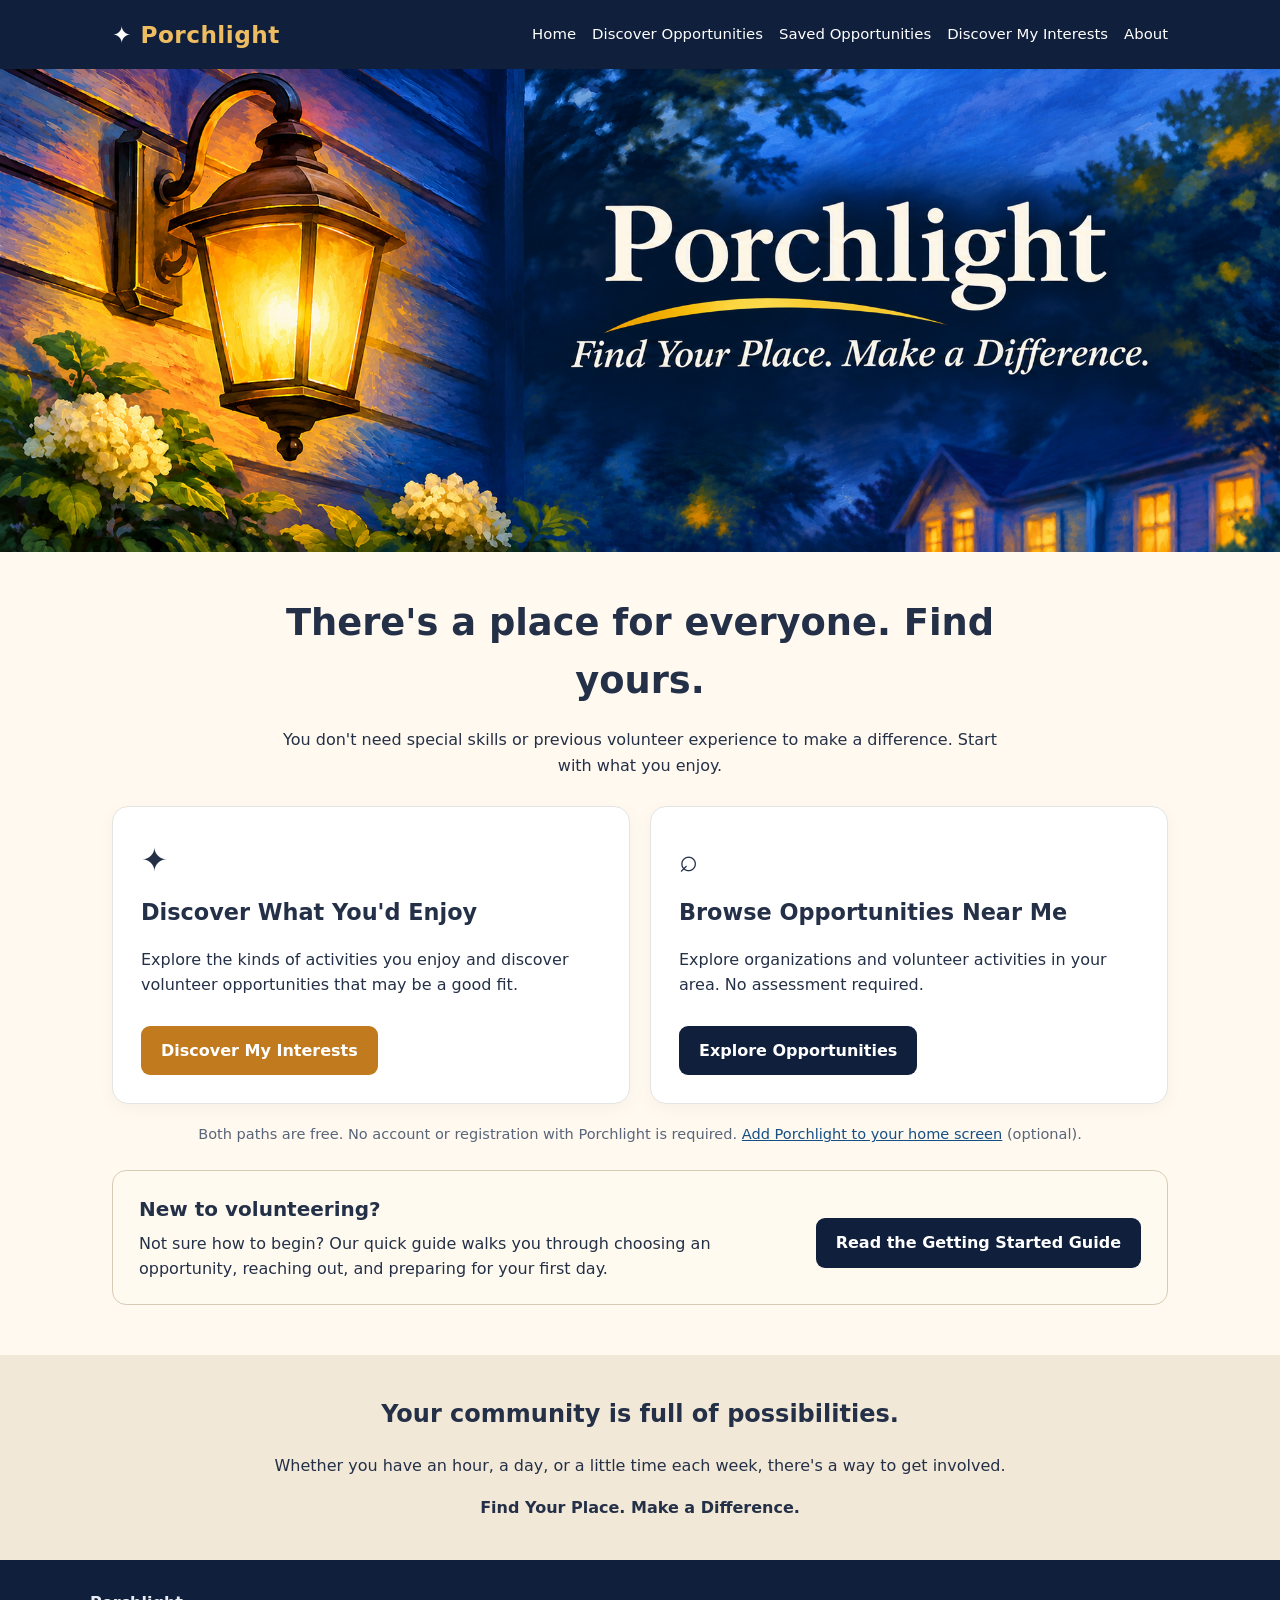
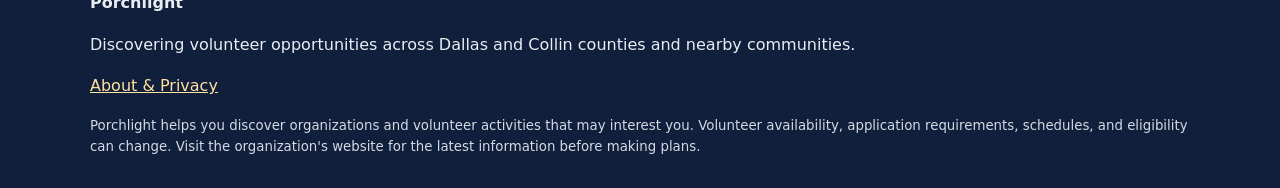
<file: index.html>
<!doctype html><html lang="en"><head><meta charset="utf-8"><meta name="viewport" content="width=device-width,initial-scale=1"><meta name="description" content="Porchlight helps people discover volunteer activities in Dallas and Collin counties that connect with their interests."><title>Porchlight | Find Your Place. Make a Difference.</title><link rel="stylesheet" href="css/styles.css"><meta name="theme-color" content="#0c254d"><link rel="manifest" href="manifest.webmanifest?v=2"><link rel="icon" type="image/png" href="images/favicon-48.png?v=2"><link rel="apple-touch-icon" sizes="180x180" href="images/apple-touch-icon.png?v=2"><meta name="apple-mobile-web-app-capable" content="yes"><meta name="apple-mobile-web-app-title" content="Porchlight"></head><body><a class="skip" href="#main">Skip to content</a><header class="top"><nav class="nav" aria-label="Main navigation"><a class="brand" href="index.html">✦ <span>Porchlight</span></a><div class="links"><a href="index.html">Home</a><a href="discover.html">Discover Opportunities</a><a href="saved.html">Saved Opportunities</a><a href="assessment.html">Discover My Interests</a><a href="about.html">About</a></div></nav></header><main id="main"><section class="hero hero-art"><div class="hero-art-inner"><img src="images/porchlight-painterly-banner.png" alt="Porchlight. Find Your Place. Make a Difference. A warmly glowing porch lantern at dusk." width="2048" height="768"></div></section><section class="wrap"><div class="intro"><h1>There's a place for everyone. Find yours.</h1><p>You don't need special skills or previous volunteer experience to make a difference. Start with what you enjoy.</p></div><div class="choices"><article class="choice"><div class="symbol" aria-hidden="true">✦</div><h3>Discover What You'd Enjoy</h3><p>Explore the kinds of activities you enjoy and discover volunteer opportunities that may be a good fit.</p><a class="button gold" href="assessment.html">Discover My Interests</a></article><article class="choice"><div class="symbol" aria-hidden="true">⌕</div><h3>Browse Opportunities Near Me</h3><p>Explore organizations and volunteer activities in your area. No assessment required.</p><a class="button" href="discover.html">Explore Opportunities</a></article></div><p class="note">Both paths are free. No account or registration with Porchlight is required. <a href="about.html#install">Add Porchlight to your home screen</a> (optional).</p><aside class="starter-invite" aria-labelledby="starter-title"><div><h2 id="starter-title">New to volunteering?</h2><p>Not sure how to begin? Our quick guide walks you through choosing an opportunity, reaching out, and preparing for your first day.</p></div><a class="button" href="getting-started.html">Read the Getting Started Guide</a></aside></section><section class="closing"><h2>Your community is full of possibilities.</h2><p>Whether you have an hour, a day, or a little time each week, there's a way to get involved.</p><strong>Find Your Place. Make a Difference.</strong></section></main><footer class="footer"><div class="footer-inner"><strong>Porchlight</strong><p>Discovering volunteer opportunities across Dallas and Collin counties and nearby communities.</p><p><a href="about.html">About &amp; Privacy</a></p><small>Porchlight helps you discover organizations and volunteer activities that may interest you. Volunteer availability, application requirements, schedules, and eligibility can change. Visit the organization's website for the latest information before making plans.</small></div></footer><script src="js/navigation.js"></script><script src="js/pwa.js" defer></script></body></html>
</file>
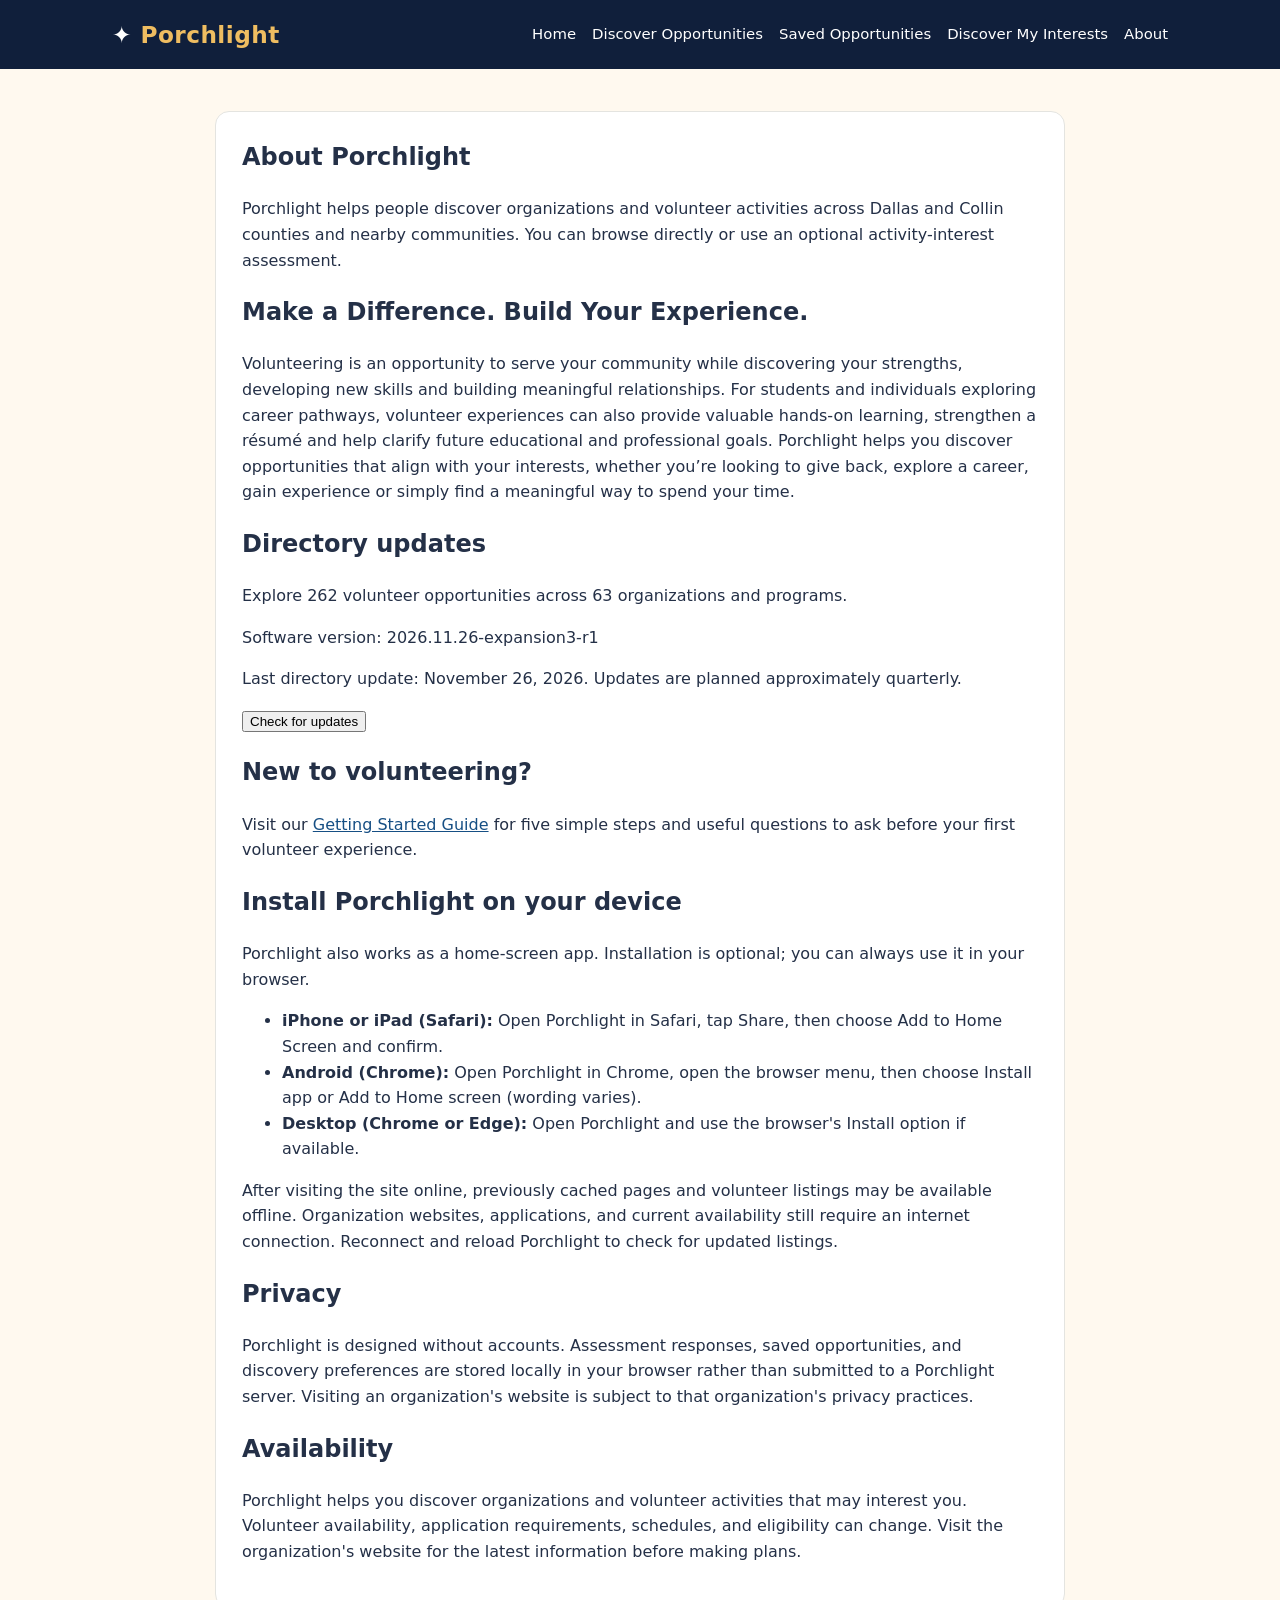
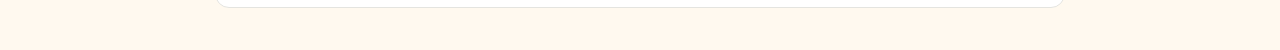
<file: about.html>
<!doctype html><html lang="en"><head><meta charset="utf-8"><meta name="viewport" content="width=device-width,initial-scale=1"><title>About & Privacy | Porchlight</title><link rel="stylesheet" href="css/styles.css"><meta name="theme-color" content="#0c254d"><link rel="manifest" href="manifest.webmanifest?v=2"><link rel="icon" type="image/png" href="images/favicon-48.png?v=2"><link rel="apple-touch-icon" sizes="180x180" href="images/apple-touch-icon.png?v=2"><meta name="apple-mobile-web-app-capable" content="yes"><meta name="apple-mobile-web-app-title" content="Porchlight"></head><body><a class="skip" href="#main">Skip to content</a><header class="top"><nav class="nav" aria-label="Main navigation"><a class="brand" href="index.html">✦ <span>Porchlight</span></a><div class="links"><a href="index.html">Home</a><a href="discover.html">Discover Opportunities</a><a href="saved.html">Saved Opportunities</a><a href="assessment.html">Discover My Interests</a><a href="about.html">About</a></div></nav></header><main id="main" class="wrap"><section class="panel"><h1>About Porchlight</h1><p>Porchlight helps people discover organizations and volunteer activities across Dallas and Collin counties and nearby communities. You can browse directly or use an optional activity-interest assessment.</p><h2>Make a Difference. Build Your Experience.</h2><p>Volunteering is an opportunity to serve your community while discovering your strengths, developing new skills and building meaningful relationships. For students and individuals exploring career pathways, volunteer experiences can also provide valuable hands-on learning, strengthen a résumé and help clarify future educational and professional goals. Porchlight helps you discover opportunities that align with your interests, whether you’re looking to give back, explore a career, gain experience or simply find a meaningful way to spend your time.</p><h2>Directory updates</h2><p>Explore 262 volunteer opportunities across 63 organizations and programs.</p><p>Software version: 2026.11.26-expansion3-r1</p><p>Last directory update: November 26, 2026. Updates are planned approximately quarterly.</p><button id="porchlight-check-update" type="button">Check for updates</button><p id="porchlight-update-status" role="status"></p><h2>New to volunteering?</h2><p>Visit our <a href="getting-started.html">Getting Started Guide</a> for five simple steps and useful questions to ask before your first volunteer experience.</p><h2 id="install">Install Porchlight on your device</h2><p>Porchlight also works as a home-screen app. Installation is optional; you can always use it in your browser.</p><ul><li><strong>iPhone or iPad (Safari):</strong> Open Porchlight in Safari, tap Share, then choose Add to Home Screen and confirm.</li><li><strong>Android (Chrome):</strong> Open Porchlight in Chrome, open the browser menu, then choose Install app or Add to Home screen (wording varies).</li><li><strong>Desktop (Chrome or Edge):</strong> Open Porchlight and use the browser's Install option if available.</li></ul><p>After visiting the site online, previously cached pages and volunteer listings may be available offline. Organization websites, applications, and current availability still require an internet connection. Reconnect and reload Porchlight to check for updated listings.</p><h2>Privacy</h2><p>Porchlight is designed without accounts. Assessment responses, saved opportunities, and discovery preferences are stored locally in your browser rather than submitted to a Porchlight server. Visiting an organization's website is subject to that organization's privacy practices.</p><h2>Availability</h2><p>Porchlight helps you discover organizations and volunteer activities that may interest you. Volunteer availability, application requirements, schedules, and eligibility can change. Visit the organization's website for the latest information before making plans.</p></section></main><script src="js/navigation.js"></script><script src="js/pwa.js" defer></script></body></html>
</file>
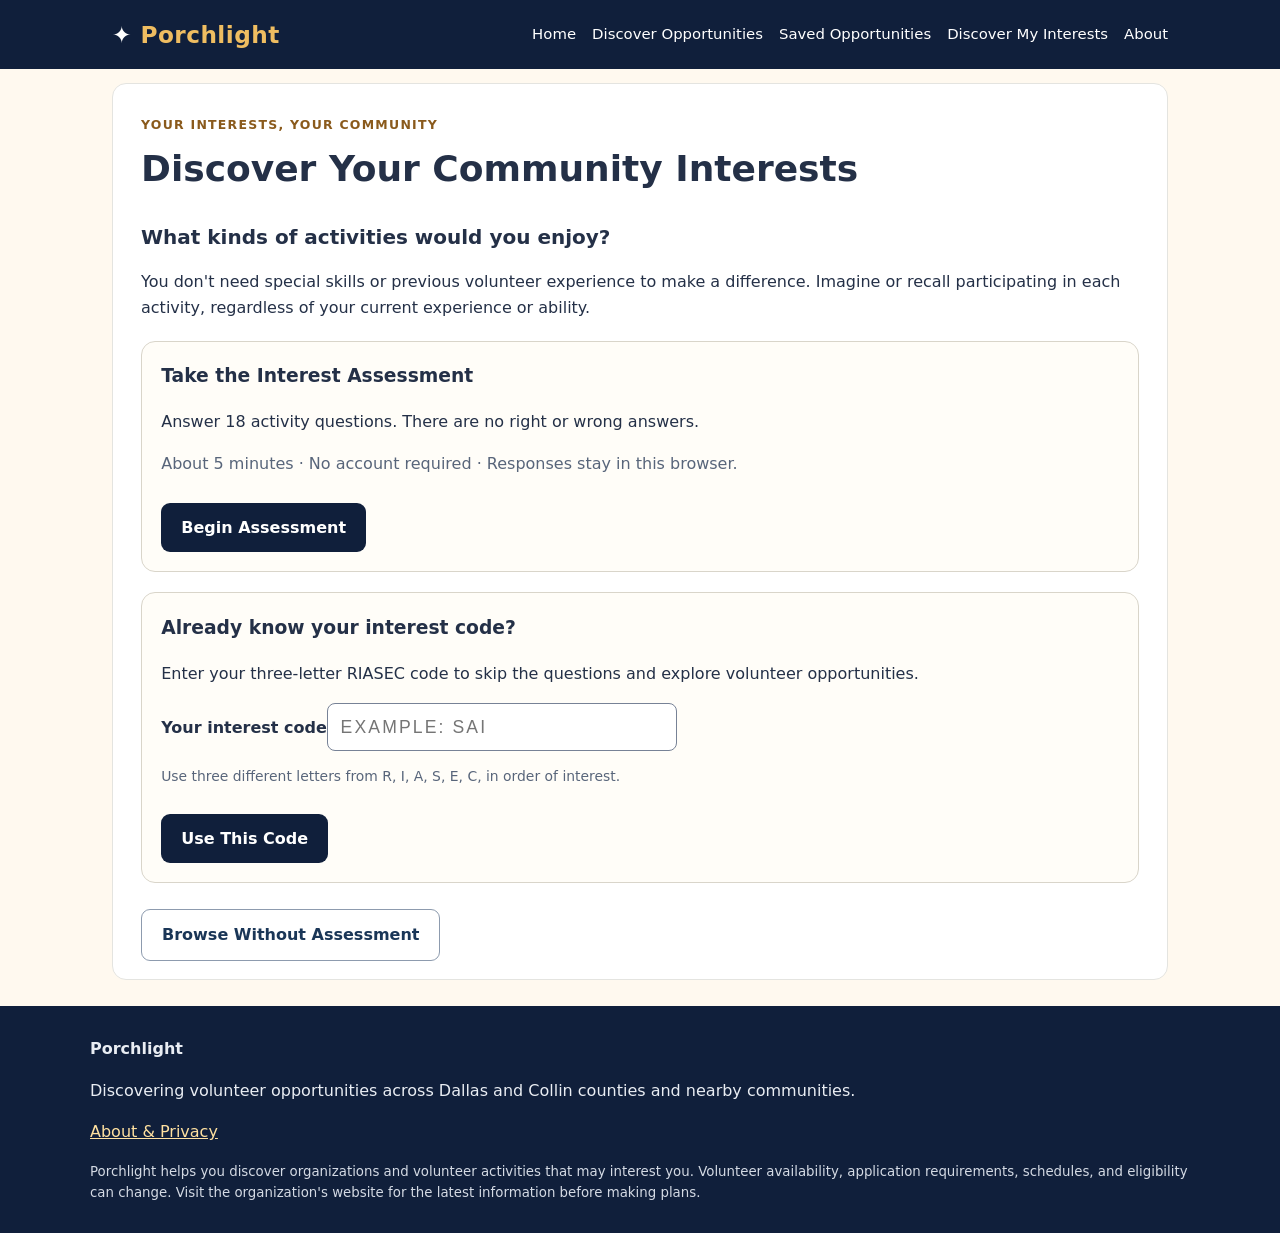
<file: assessment.html>
<!doctype html>
<html lang="en"><head><meta charset="utf-8"><meta name="viewport" content="width=device-width,initial-scale=1"><meta name="description" content="Explore the volunteer activities you enjoy with Porchlight's free interest assessment."><title>Discover My Interests | Porchlight</title><link rel="stylesheet" href="css/styles.css"><meta name="theme-color" content="#0c254d"><link rel="manifest" href="manifest.webmanifest?v=2"><link rel="icon" type="image/png" href="images/favicon-48.png?v=2"><link rel="apple-touch-icon" sizes="180x180" href="images/apple-touch-icon.png?v=2"><meta name="apple-mobile-web-app-capable" content="yes"><meta name="apple-mobile-web-app-title" content="Porchlight"></head>
<body><a class="skip" href="#main">Skip to content</a><header class="top"><nav class="nav" aria-label="Main navigation"><a class="brand" href="index.html">✦ <span>Porchlight</span></a><div class="links"><a href="index.html">Home</a><a href="discover.html">Discover Opportunities</a><a href="saved.html">Saved Opportunities</a><a href="assessment.html" aria-current="page">Discover My Interests</a><a href="about.html">About</a></div></nav></header>
<main id="main" class="wrap assessment-wrap"><section class="panel assessment-panel"><div id="assessment-app" aria-live="off"><h1>Discover Your Community Interests</h1><p>Loading assessment…</p></div></section></main>
<footer class="footer"><div class="footer-inner"><strong>Porchlight</strong><p>Discovering volunteer opportunities across Dallas and Collin counties and nearby communities.</p><p><a href="about.html">About &amp; Privacy</a></p><small>Porchlight helps you discover organizations and volunteer activities that may interest you. Volunteer availability, application requirements, schedules, and eligibility can change. Visit the organization's website for the latest information before making plans.</small></div></footer>
<script src="js/navigation.js"></script><script src="js/assessment.js" defer></script><script src="js/pwa.js" defer></script></body></html>
</file>
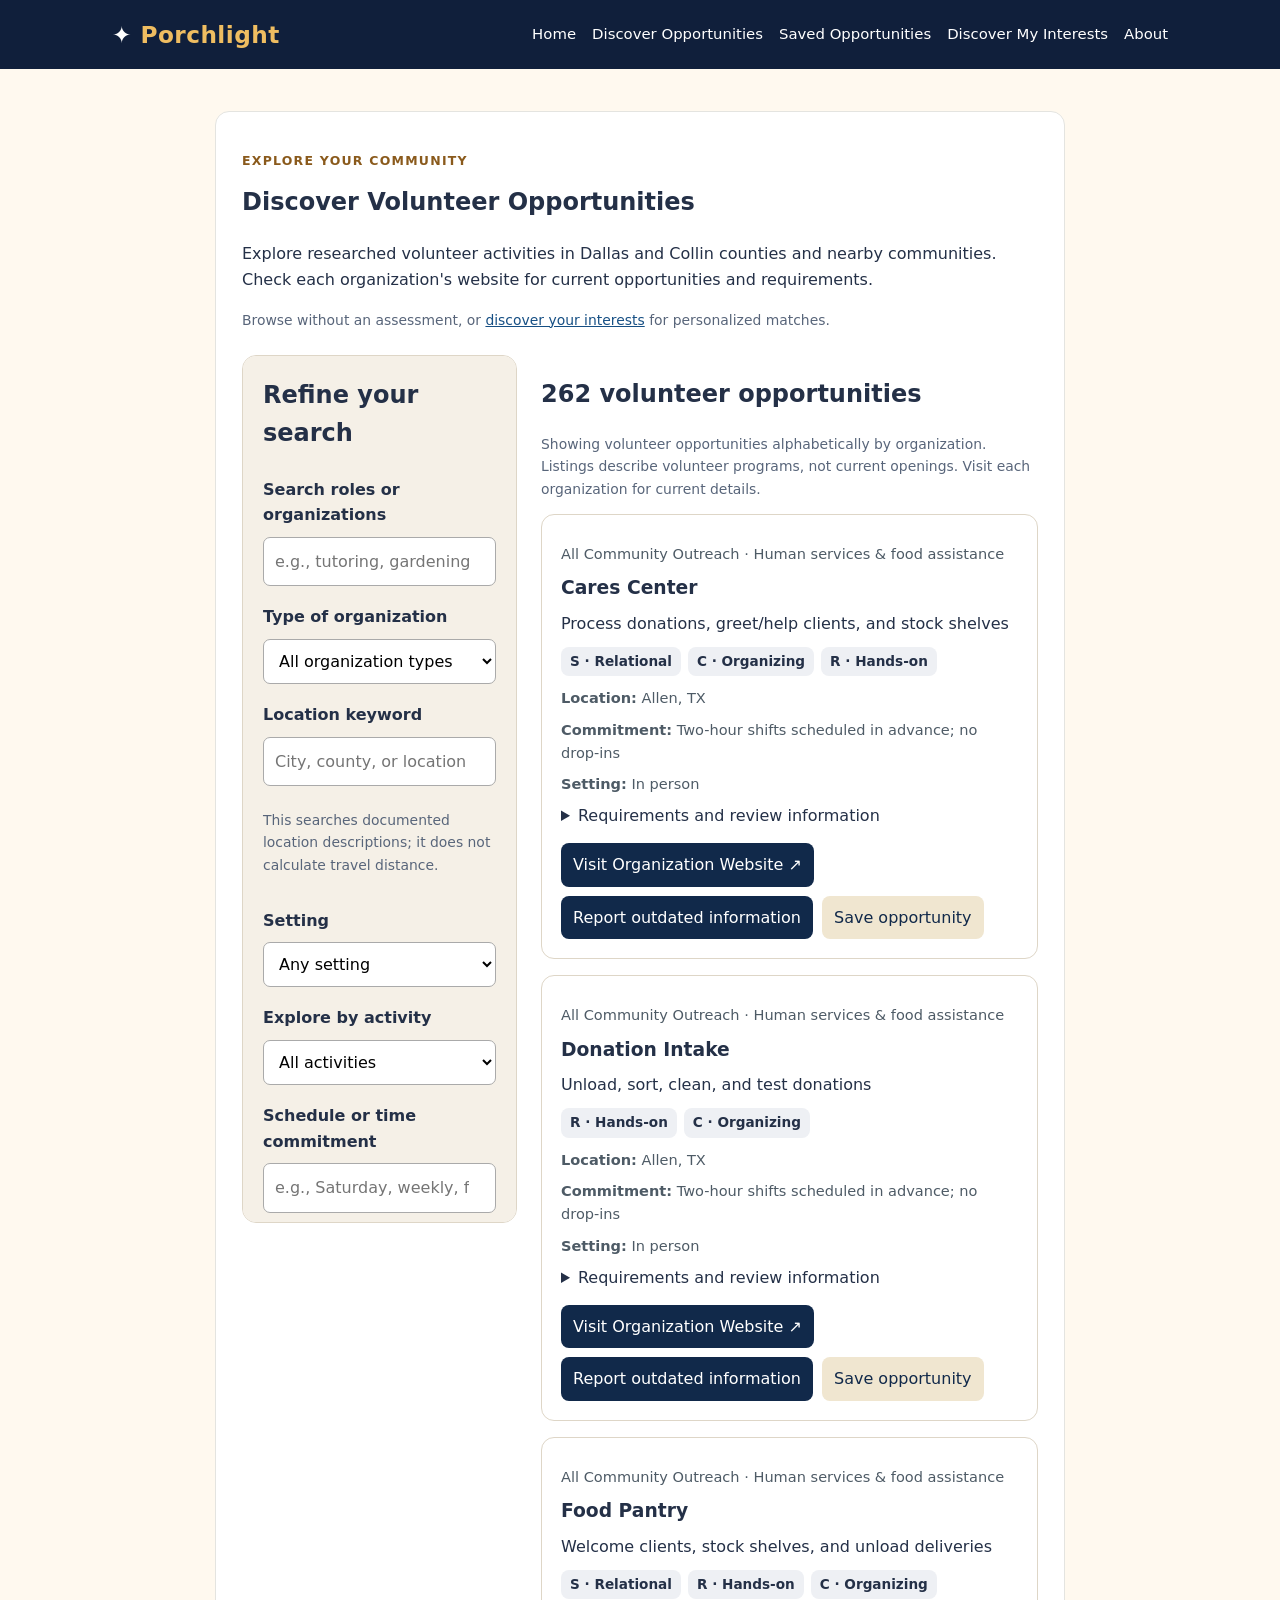
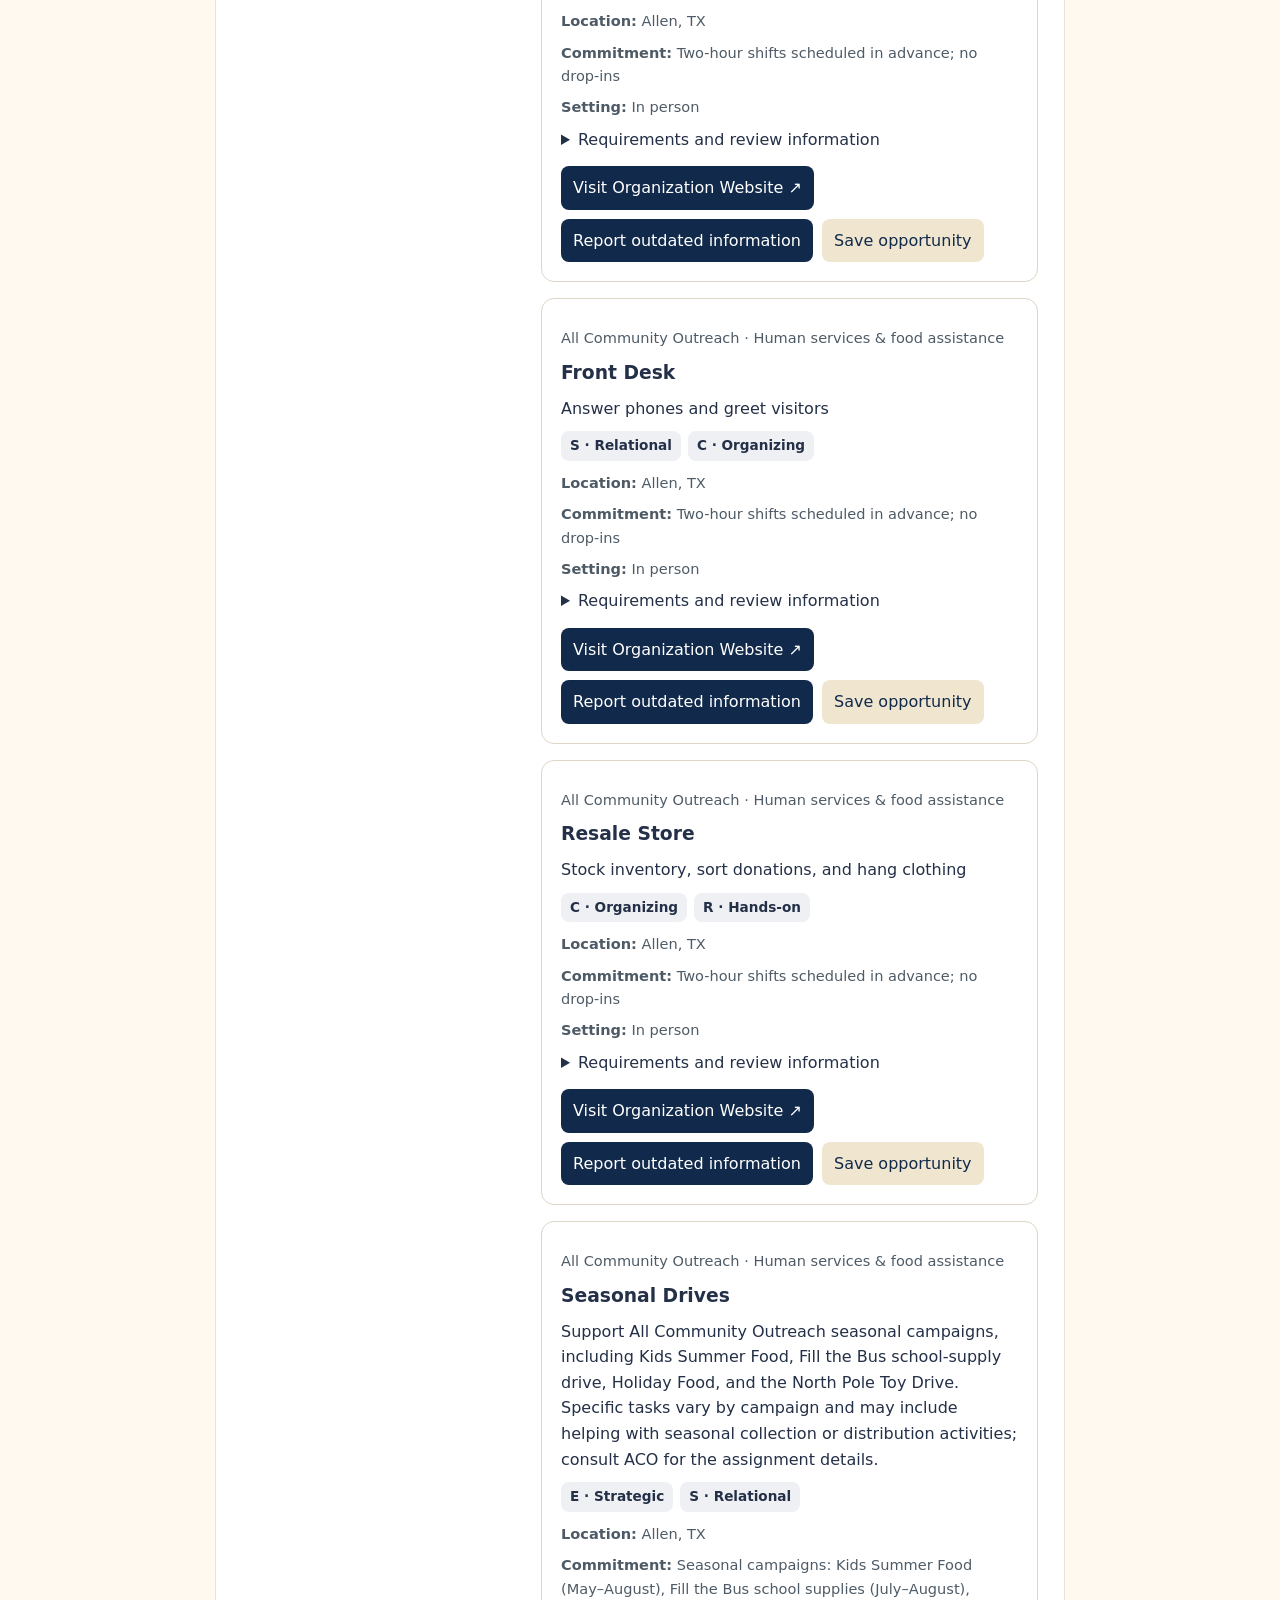
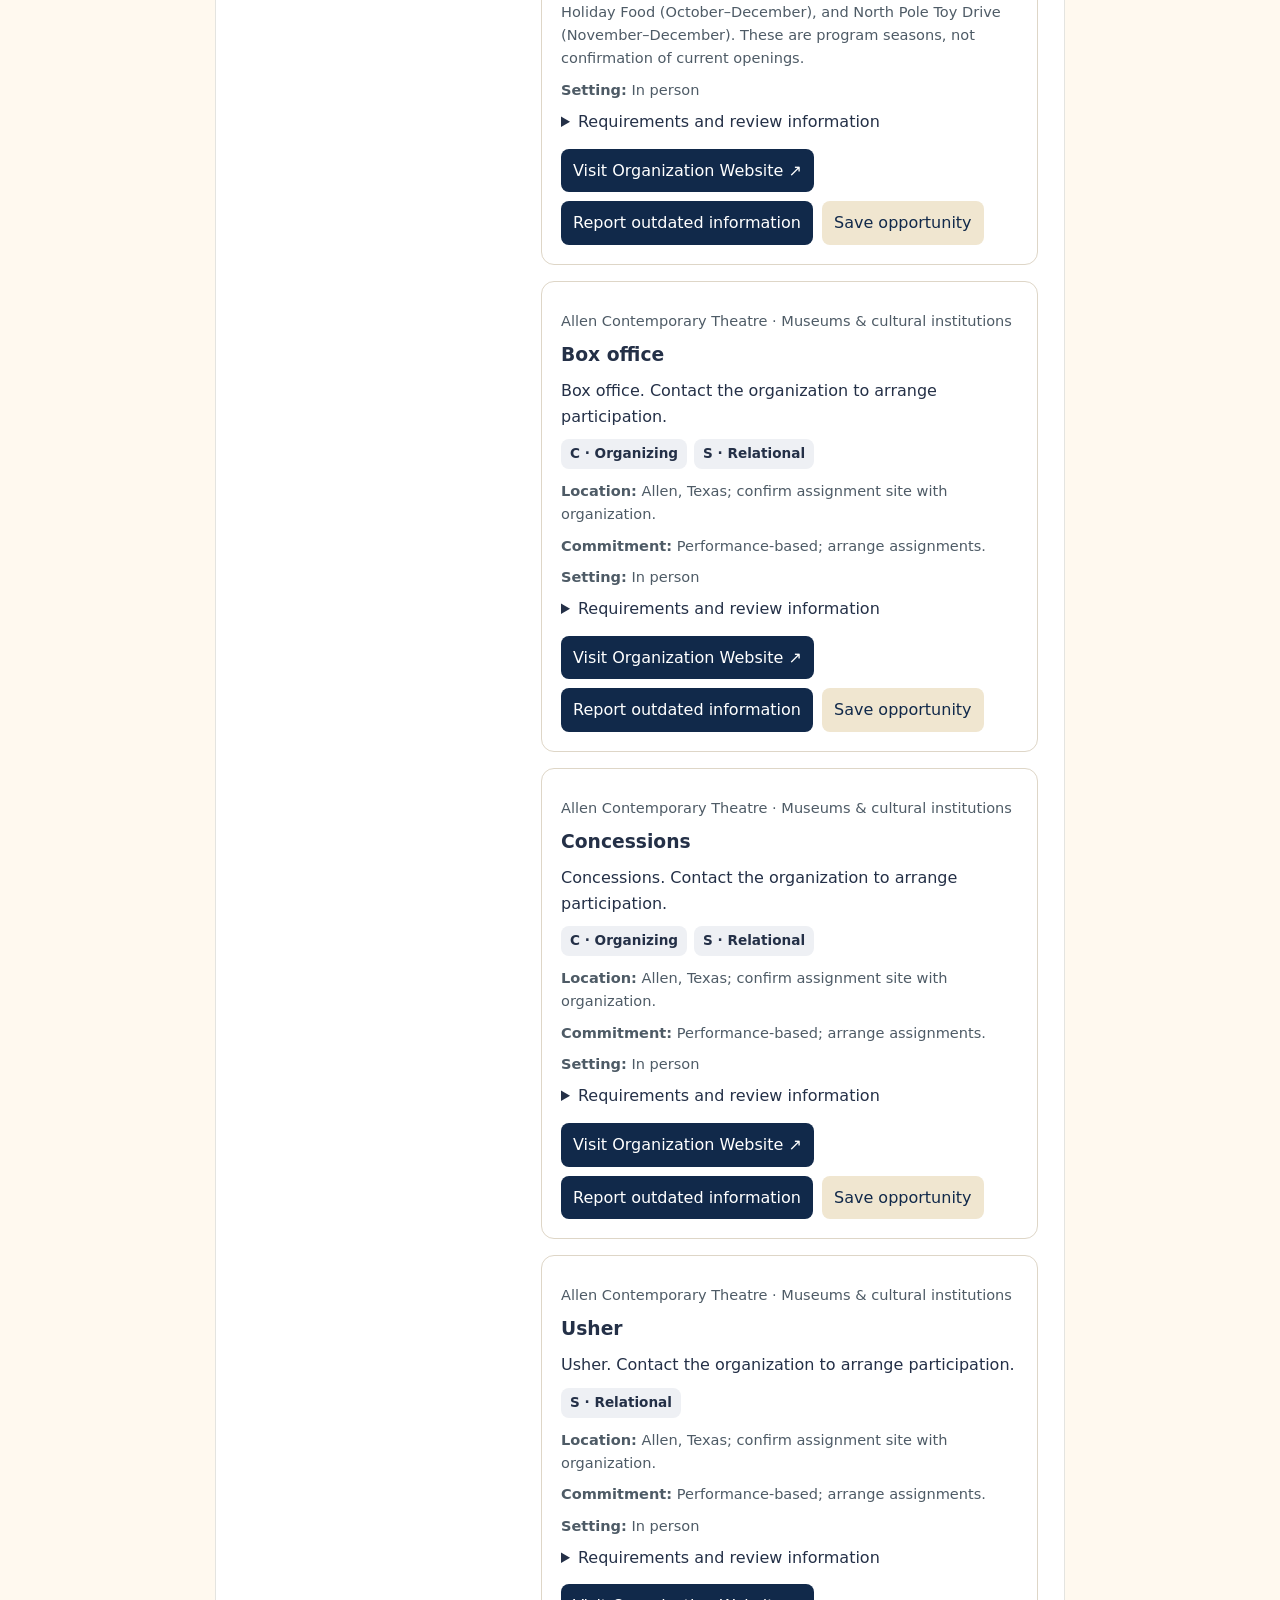
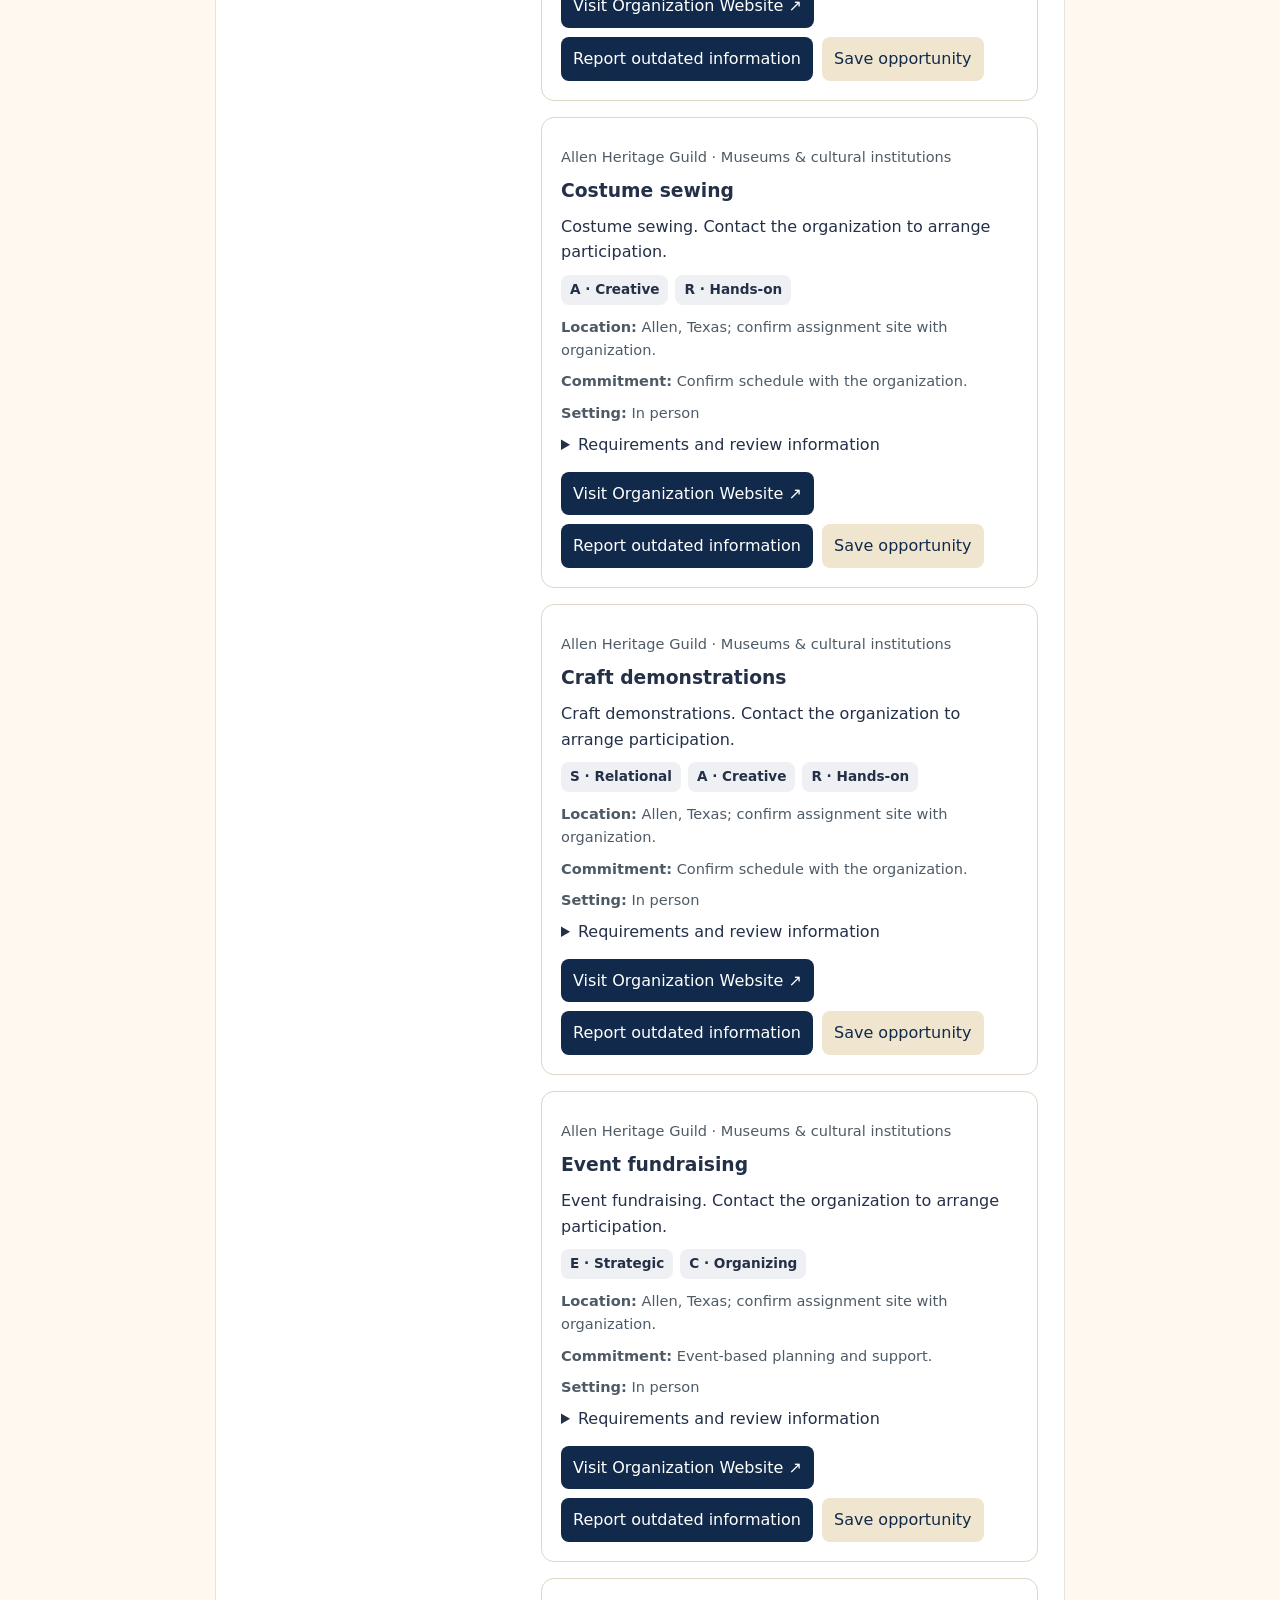
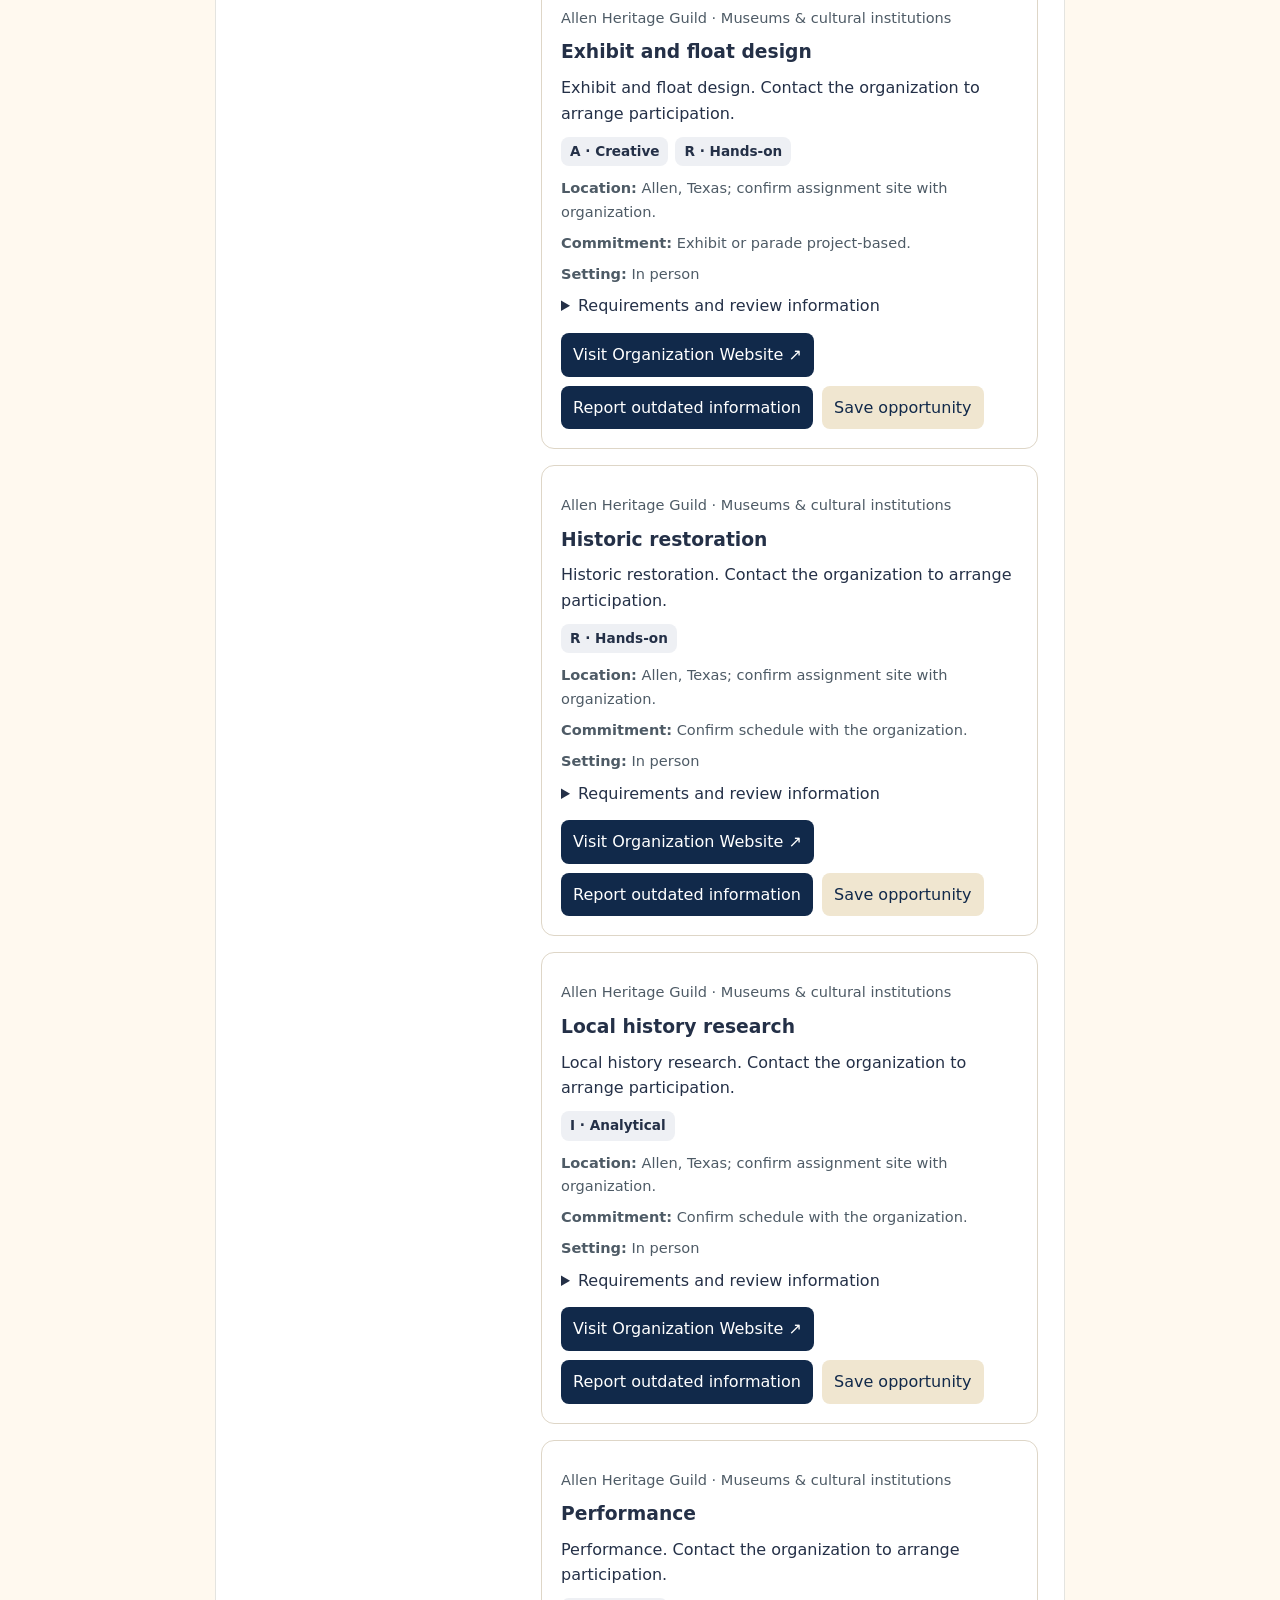
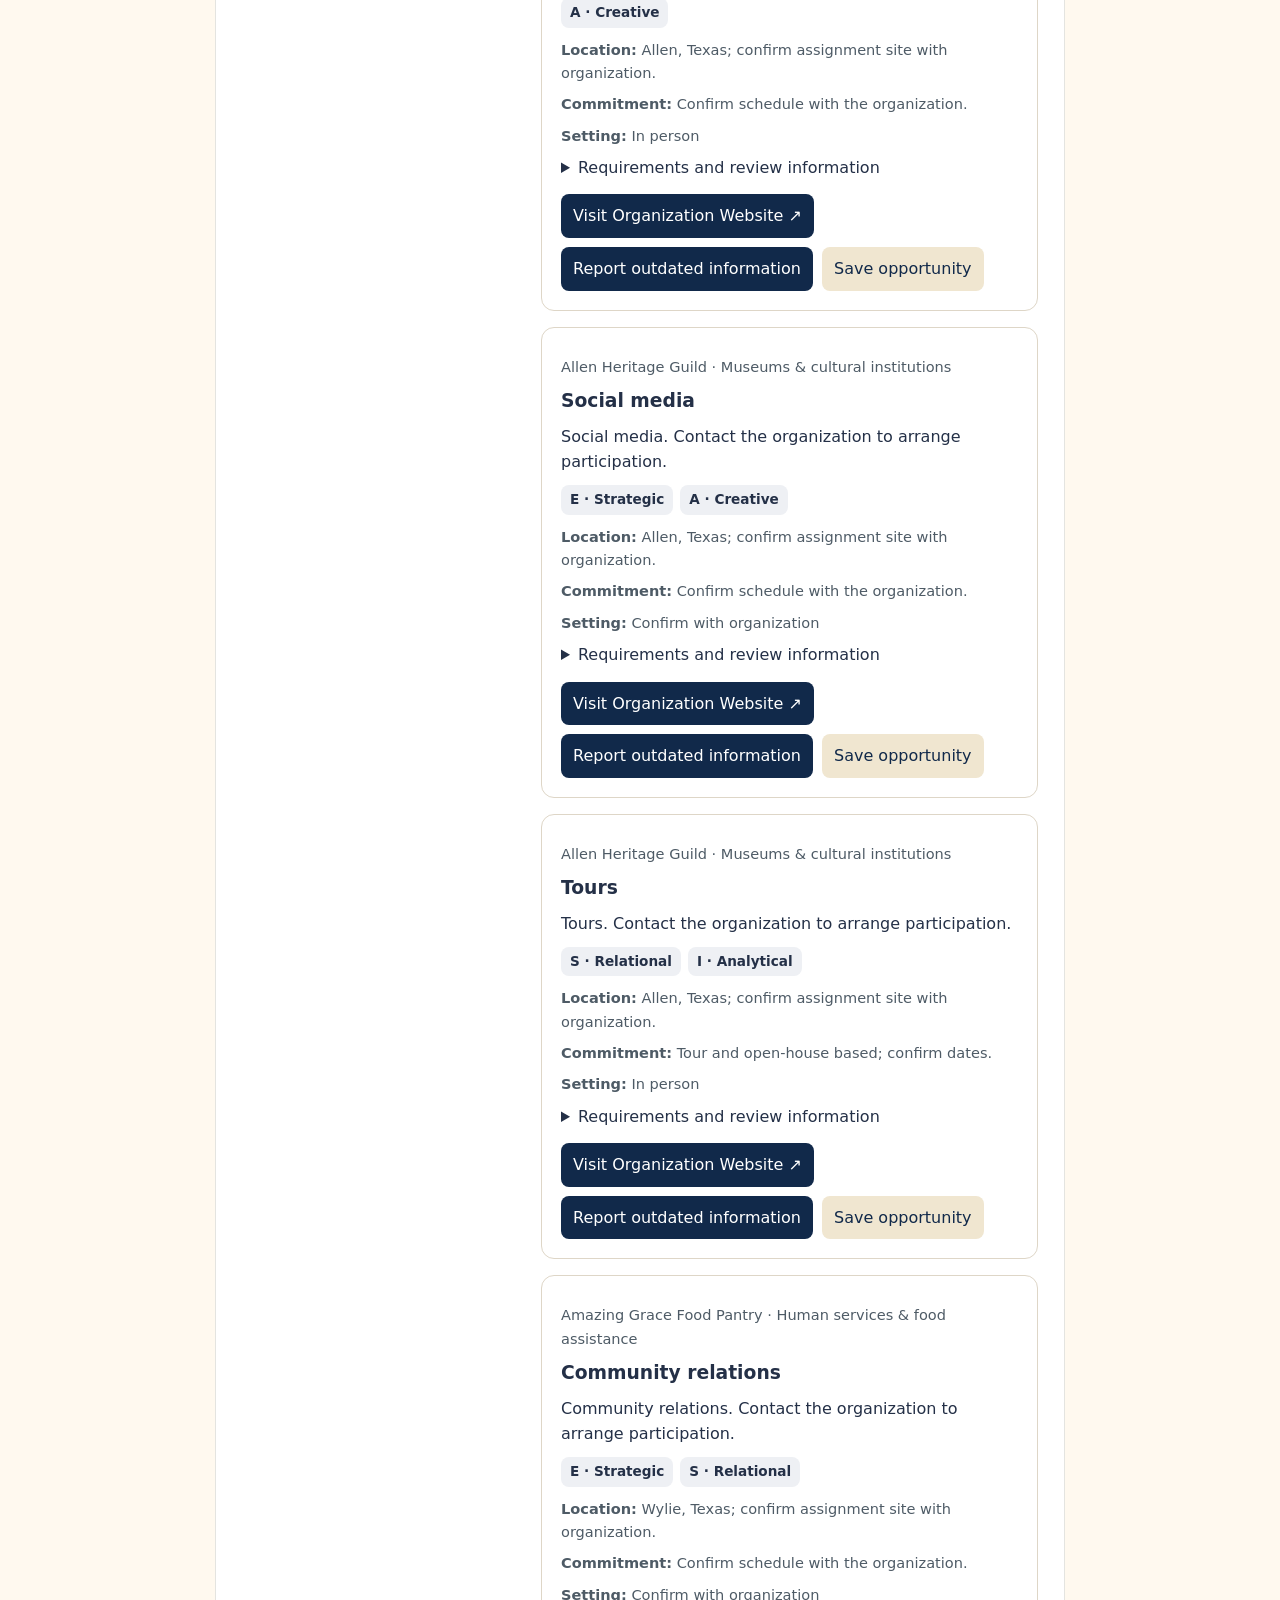
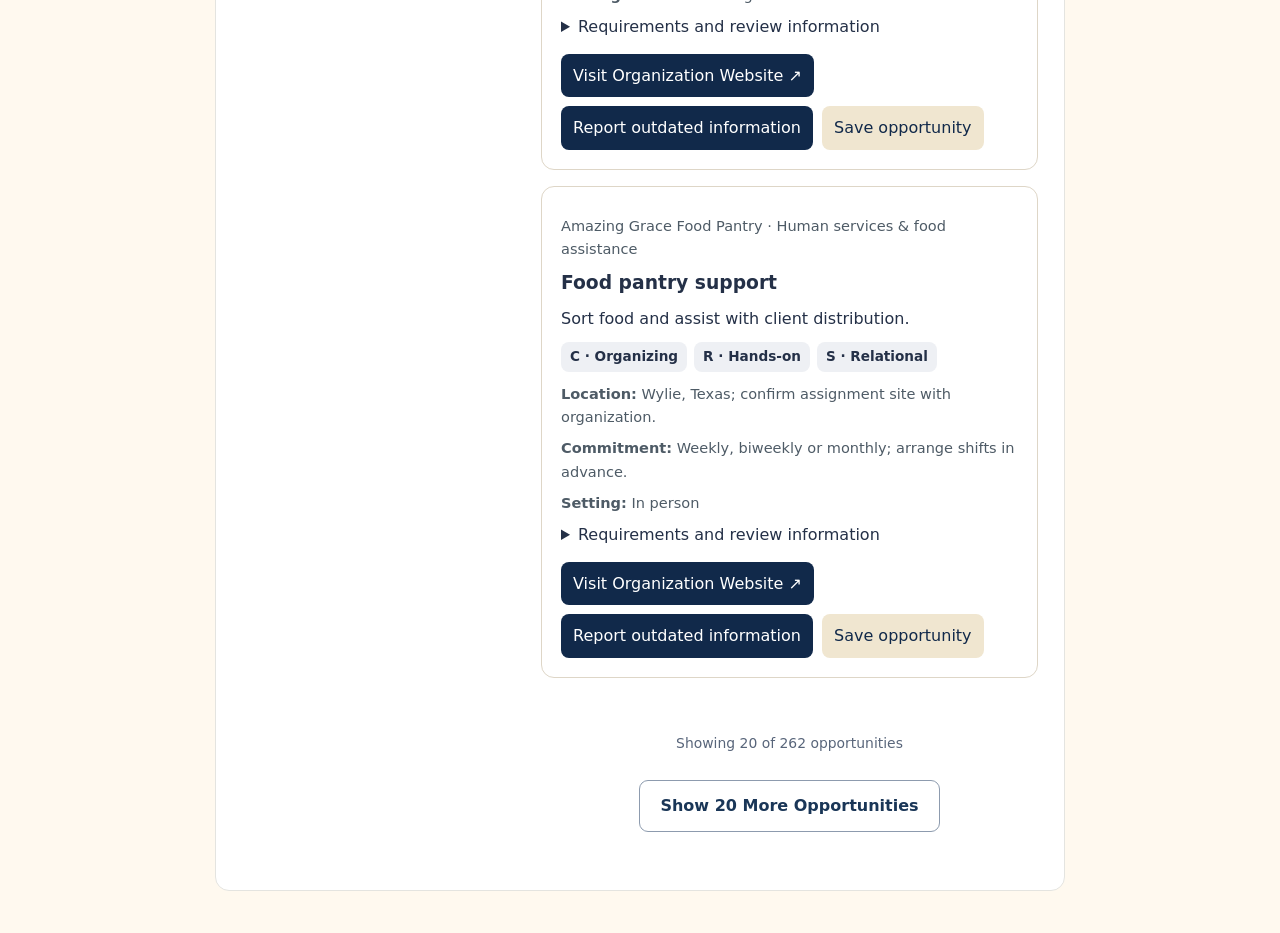
<file: discover.html>
<!doctype html><html lang="en"><head><meta charset="utf-8"><meta name="viewport" content="width=device-width,initial-scale=1"><title>Discover Opportunities | Porchlight</title><link rel="stylesheet" href="css/styles.css"><link rel="stylesheet" href="css/discovery.css"><meta name="theme-color" content="#0c254d"><link rel="manifest" href="manifest.webmanifest?v=2"><link rel="icon" type="image/png" href="images/favicon-48.png?v=2"><link rel="apple-touch-icon" sizes="180x180" href="images/apple-touch-icon.png?v=2"><meta name="apple-mobile-web-app-capable" content="yes"><meta name="apple-mobile-web-app-title" content="Porchlight"></head><body><a class="skip" href="#main">Skip to content</a><header class="top"><nav class="nav" aria-label="Main navigation"><a class="brand" href="index.html">✦ <span>Porchlight</span></a><div class="links"><a href="index.html">Home</a><a href="discover.html">Discover Opportunities</a><a href="saved.html">Saved Opportunities</a><a href="assessment.html">Discover My Interests</a><a href="about.html">About</a></div></nav></header><div class="mobile-discovery-bar" aria-label="Mobile browsing shortcuts"><button type="button" id="mobile-filter-toggle" aria-expanded="false" aria-controls="search-filters">Refine Search</button><a href="saved.html">Saved Opportunities</a><a href="index.html">Home</a></div><main id="main" class="wrap"><section class="panel"><p class="eyebrow">Explore your community</p><h1>Discover Volunteer Opportunities</h1><p>Explore researched volunteer activities in Dallas and Collin counties and nearby communities. Check each organization's website for current opportunities and requirements.</p><div id="discovery-profile"></div><div class="discovery-layout"><aside class="filters" id="search-filters"><h2>Refine your search</h2><label for="search">Search roles or organizations</label><input id="search" type="search" placeholder="e.g., tutoring, gardening"><label for="organization-type">Type of organization</label><select id="organization-type"><option value="">All organization types</option><option value="Animal welfare">Animal welfare</option><option value="Civic advocacy">Civic advocacy</option><option value="Environment & conservation">Environment & conservation</option><option value="Government & civic services">Government & civic services</option><option value="Hospitals & healthcare">Hospitals & healthcare</option><option value="Housing & community development">Housing & community development</option><option value="Human services & food assistance">Human services & food assistance</option><option value="Libraries">Libraries</option><option value="Museums & cultural institutions">Museums & cultural institutions</option><option value="Other community organizations">Other community organizations</option></select><label for="place">Location keyword</label><input id="place" type="search" placeholder="City, county, or location"><p class="muted small">This searches documented location descriptions; it does not calculate travel distance.</p><label for="setting">Setting</label><select id="setting"><option value="">Any setting</option><option>In person</option><option value="virtual">Remote / From home</option><option>Hybrid</option></select><label for="activity">Explore by activity</label><select id="activity"><option value="">All activities</option><option value="R">Hands-on</option><option value="I">Analytical</option><option value="A">Creative</option><option value="S">Relational</option><option value="E">Strategic</option><option value="C">Organizing</option></select><label for="commitment">Schedule or time commitment</label><input id="commitment" type="search" placeholder="e.g., Saturday, weekly, flexible, one-time" aria-describedby="commitment-help"><p id="commitment-help" class="muted small">Search for a day, frequency or type of time commitment that works for you.</p><label for="sort">Sort</label><select id="sort"><option value="match">Best interest match</option><option value="name">Organization name</option><option value="role">Role title</option></select><button id="clear-filters" type="button" class="button outline">Clear filters</button></aside><section class="results"><h2 id="result-count" aria-live="polite">Loading opportunities…</h2><p class="muted small" id="result-note"></p><div id="opportunity-list"></div><div class="load-more-area"><p id="visible-count" class="muted small" aria-live="polite"></p><button type="button" id="show-more" class="button outline" hidden>Show 20 More Opportunities</button></div></section></div></section></main><script src="js/navigation.js"></script><script src="js/report-config.js"></script><script src="js/opportunity-data.js" defer></script><script src="js/discovery.js" defer></script><button id="back-to-top" type="button" aria-label="Back to top">↑ Top</button><script src="js/mobile-discovery-nav.js" defer></script><script src="js/pwa.js" defer></script></body></html>
</file>
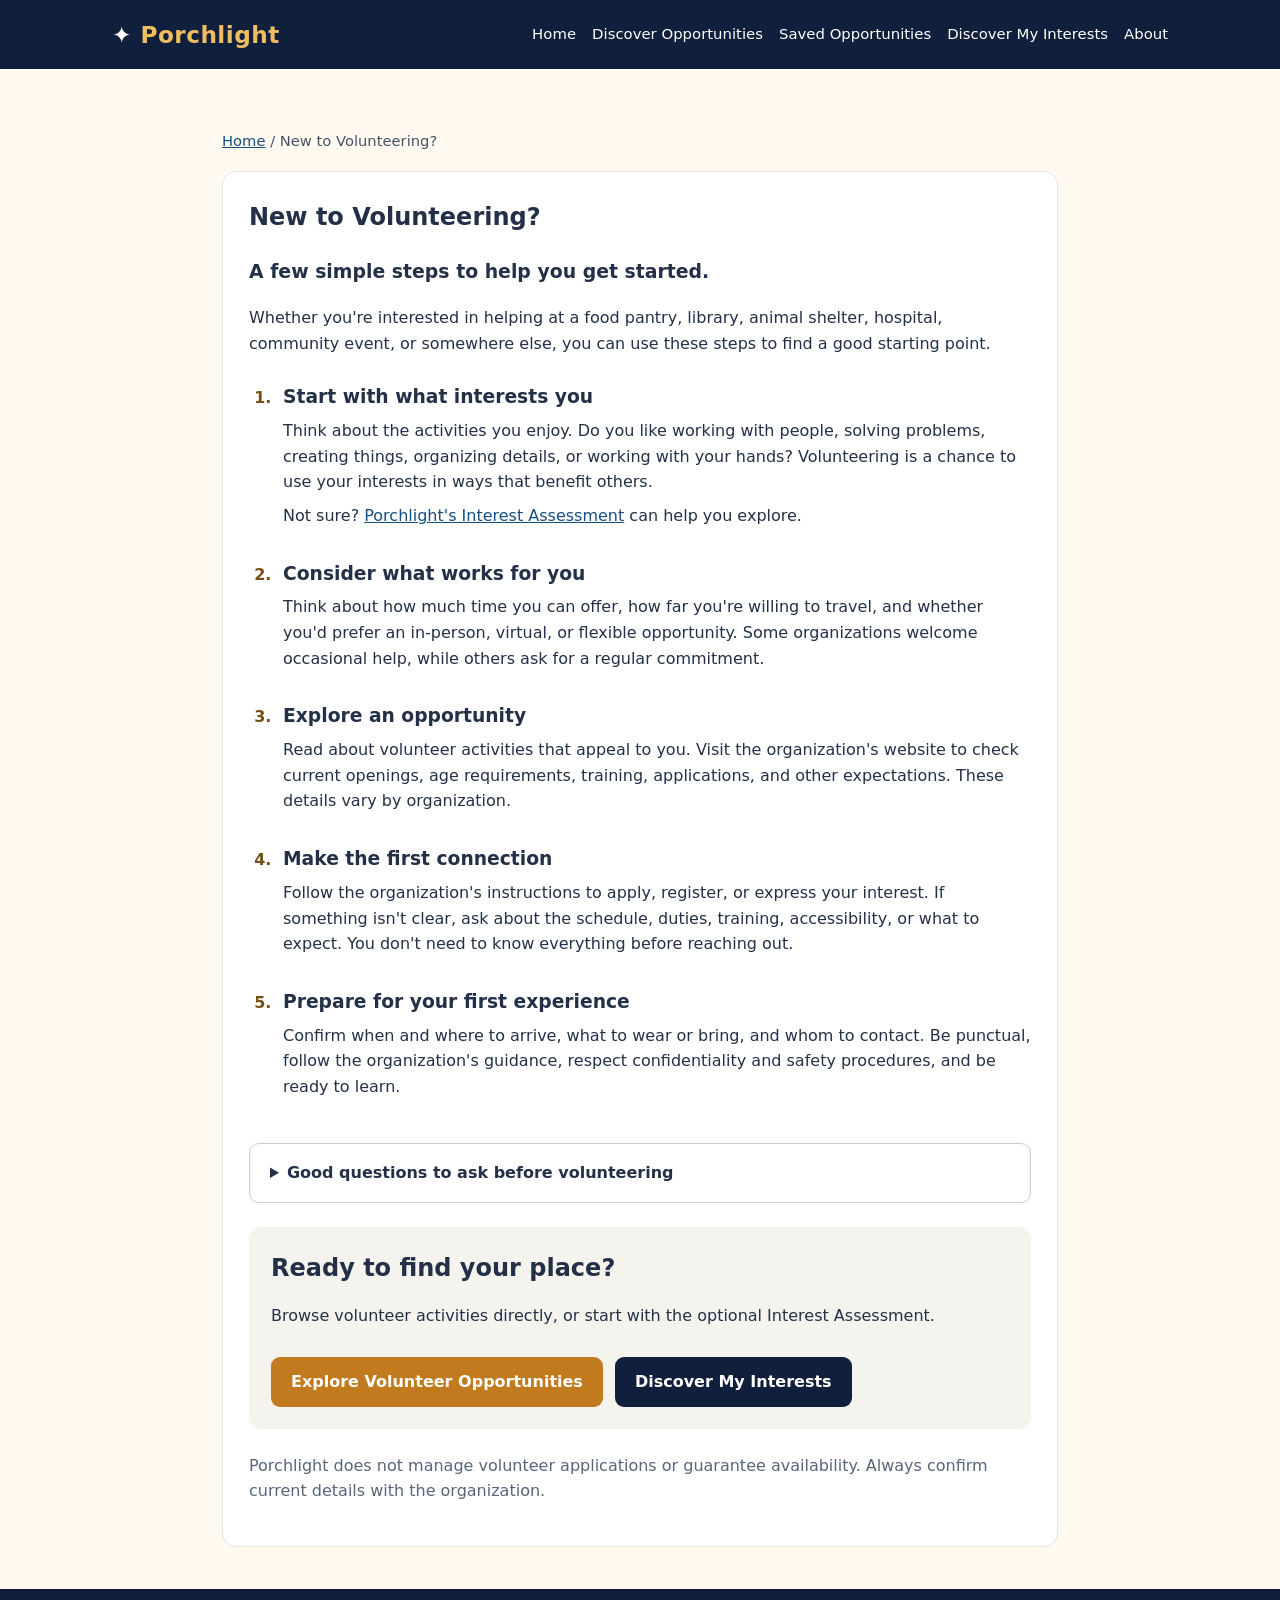
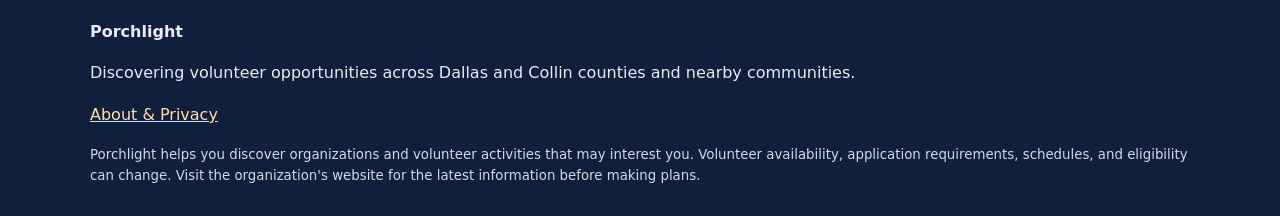
<file: getting-started.html>
<!doctype html>
<html lang="en">
<head>
<meta charset="utf-8">
<meta name="viewport" content="width=device-width,initial-scale=1">
<meta name="description" content="New to volunteering? Five simple steps to choose an opportunity, contact an organization, and prepare for your first experience.">
<title>New to Volunteering? | Porchlight</title>
<link rel="stylesheet" href="css/styles.css">
<meta name="theme-color" content="#0c254d"><link rel="manifest" href="manifest.webmanifest?v=2"><link rel="icon" type="image/png" href="images/favicon-48.png?v=2"><link rel="apple-touch-icon" sizes="180x180" href="images/apple-touch-icon.png?v=2"><meta name="apple-mobile-web-app-capable" content="yes"><meta name="apple-mobile-web-app-title" content="Porchlight"></head>
<body>
<a class="skip" href="#main">Skip to content</a>
<header class="top"><nav class="nav" aria-label="Main navigation"><a class="brand" href="index.html">✦ <span>Porchlight</span></a><div class="links"><a href="index.html">Home</a><a href="discover.html">Discover Opportunities</a><a href="saved.html">Saved Opportunities</a><a href="assessment.html">Discover My Interests</a><a href="about.html">About</a></div></nav></header>
<main id="main" class="wrap starter-guide">
  <nav aria-label="Breadcrumb" class="starter-breadcrumb"><a href="index.html">Home</a> / New to Volunteering?</nav>
  <section class="panel">
    <h1>New to Volunteering?</h1>
    <p class="starter-lead">A few simple steps to help you get started.</p>
    <p>Whether you're interested in helping at a food pantry, library, animal shelter, hospital, community event, or somewhere else, you can use these steps to find a good starting point.</p>
    <ol class="starter-steps">
      <li><h2>Start with what interests you</h2><p>Think about the activities you enjoy. Do you like working with people, solving problems, creating things, organizing details, or working with your hands? Volunteering is a chance to use your interests in ways that benefit others.</p><p>Not sure? <a href="assessment.html">Porchlight's Interest Assessment</a> can help you explore.</p></li>
      <li><h2>Consider what works for you</h2><p>Think about how much time you can offer, how far you're willing to travel, and whether you'd prefer an in-person, virtual, or flexible opportunity. Some organizations welcome occasional help, while others ask for a regular commitment.</p></li>
      <li><h2>Explore an opportunity</h2><p>Read about volunteer activities that appeal to you. Visit the organization's website to check current openings, age requirements, training, applications, and other expectations. These details vary by organization.</p></li>
      <li><h2>Make the first connection</h2><p>Follow the organization's instructions to apply, register, or express your interest. If something isn't clear, ask about the schedule, duties, training, accessibility, or what to expect. You don't need to know everything before reaching out.</p></li>
      <li><h2>Prepare for your first experience</h2><p>Confirm when and where to arrive, what to wear or bring, and whom to contact. Be punctual, follow the organization's guidance, respect confidentiality and safety procedures, and be ready to learn.</p></li>
    </ol>
    <details class="starter-questions"><summary>Good questions to ask before volunteering</summary><ul><li>What activities will I be doing?</li><li>Is training or orientation provided?</li><li>Is there a minimum time commitment?</li><li>Are there age or eligibility requirements?</li><li>What should I wear or bring?</li><li>Who can I contact about accessibility or accommodations?</li></ul></details>
    <div class="starter-next"><h2>Ready to find your place?</h2><p>Browse volunteer activities directly, or start with the optional Interest Assessment.</p><div class="starter-actions"><a class="button gold" href="discover.html">Explore Volunteer Opportunities</a><a class="button" href="assessment.html">Discover My Interests</a></div></div>
    <p class="muted">Porchlight does not manage volunteer applications or guarantee availability. Always confirm current details with the organization.</p>
  </section>
</main>
<footer class="footer"><div class="footer-inner"><strong>Porchlight</strong><p>Discovering volunteer opportunities across Dallas and Collin counties and nearby communities.</p><p><a href="about.html">About &amp; Privacy</a></p><small>Porchlight helps you discover organizations and volunteer activities that may interest you. Volunteer availability, application requirements, schedules, and eligibility can change. Visit the organization's website for the latest information before making plans.</small></div></footer>
<script src="js/navigation.js"></script>
<script src="js/pwa.js" defer></script></body>
</html>
</file>
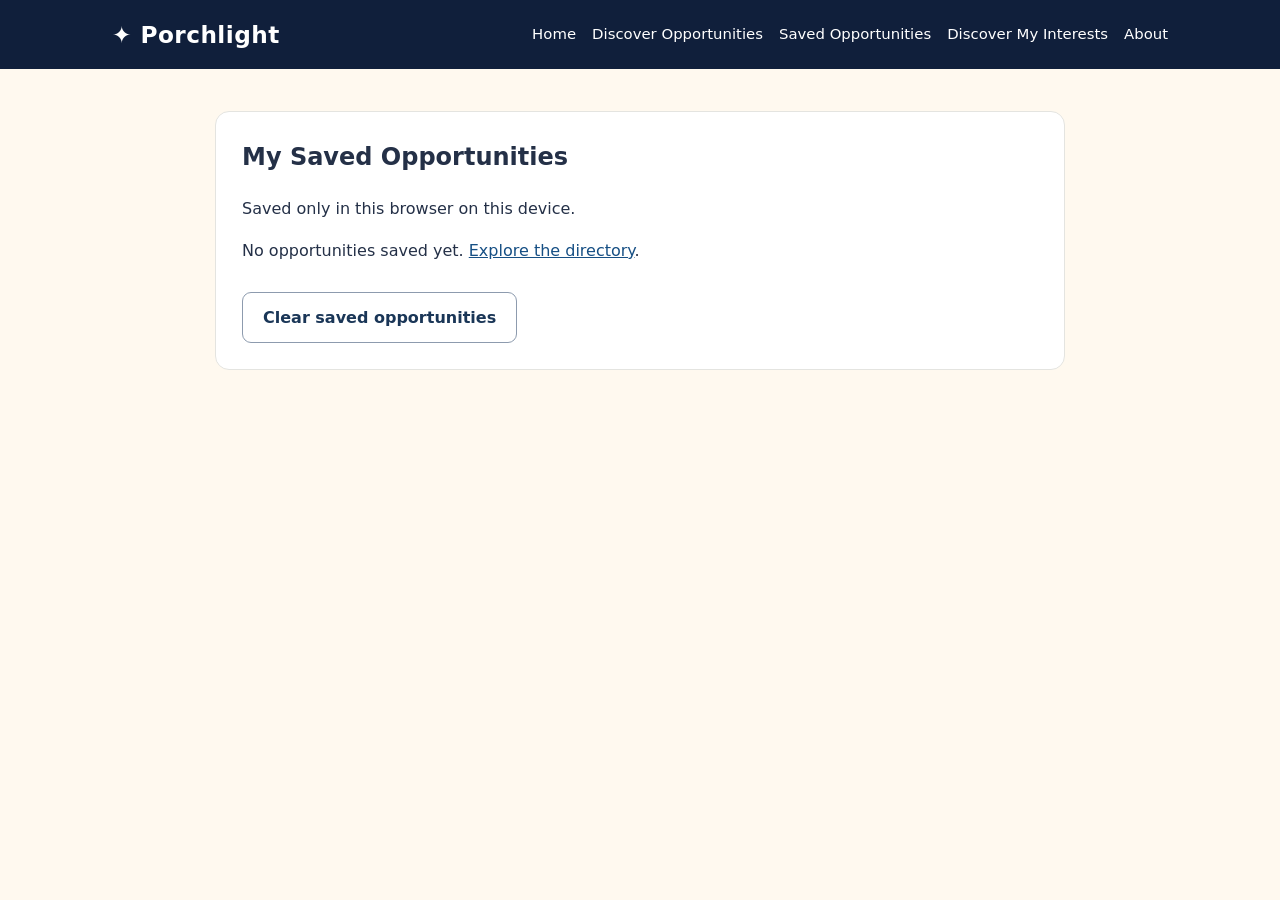
<file: saved.html>
<!doctype html><html lang="en"><head><meta charset="utf-8"><meta name="viewport" content="width=device-width,initial-scale=1"><title>Saved Opportunities | Porchlight</title><link rel="stylesheet" href="css/styles.css"><link rel="stylesheet" href="css/discovery.css"><meta name="theme-color" content="#0c254d"><link rel="manifest" href="manifest.webmanifest?v=2"><link rel="icon" type="image/png" href="images/favicon-48.png?v=2"><link rel="apple-touch-icon" sizes="180x180" href="images/apple-touch-icon.png?v=2"><meta name="apple-mobile-web-app-capable" content="yes"><meta name="apple-mobile-web-app-title" content="Porchlight"></head><body><header class="top"><nav class="nav"><a class="brand" href="index.html">✦ Porchlight</a><div class="links"><a href="index.html">Home</a><a href="discover.html">Discover Opportunities</a><a href="saved.html">Saved Opportunities</a><a href="assessment.html">Discover My Interests</a><a href="about.html">About</a></div></nav></header><main class="wrap"><section class="panel"><h1>My Saved Opportunities</h1><p>Saved only in this browser on this device.</p><div id="saved-list">Loading…</div><button class="button outline" id="clear-saved">Clear saved opportunities</button></section></main><script src="js/opportunity-data.js" defer></script><script src="js/saved.js" defer></script><script src="js/pwa.js" defer></script></body></html>
</file>
<file: css/styles.css>
:root{--navy:#101f3b;--gold:#efbd61;--cream:#fff9ef;--ink:#243047;--muted:#58657a;--line:#e4e4e0;--white:#fff}*{box-sizing:border-box}body{margin:0;font-family:system-ui,-apple-system,'Segoe UI',sans-serif;color:var(--ink);background:var(--cream);line-height:1.6}a{color:#164f84}a:focus-visible,button:focus-visible{outline:3px solid #c87c12;outline-offset:3px}.skip{position:absolute;left:-999px;top:0;background:#fff;padding:12px;z-index:9}.skip:focus{left:10px}.top{background:var(--navy);color:white}.nav{max-width:1100px;margin:auto;padding:16px 22px;display:flex;align-items:center;justify-content:space-between;gap:20px;flex-wrap:wrap}.brand{font-size:1.45rem;font-weight:800;color:#fff;text-decoration:none;letter-spacing:.02em}.brand span{color:var(--gold)}.links{display:flex;flex-wrap:wrap;gap:16px}.links a{color:white;text-decoration:none;font-size:.93rem}.links a:hover{text-decoration:underline}.hero{background:linear-gradient(120deg,#101f3b 20%,#20365b 100%);color:#fff}.hero-inner{max-width:1100px;margin:auto;display:grid;grid-template-columns:1fr 1fr;gap:32px;align-items:center;padding:54px 22px 62px}.hero h1{font-size:clamp(2.4rem,5vw,4.6rem);line-height:1.1;margin:0 0 12px}.hero h1 em{color:var(--gold);font-style:normal}.hero p{font-size:1.13rem;max-width:520px}.lantern{height:330px;display:grid;place-items:center;position:relative;background:radial-gradient(circle at 50% 48%,#b8792888,transparent 45%)}.lantern svg{width:min(100%,320px);height:310px;filter:drop-shadow(0 0 28px #f4ad3e88)}.wrap{max-width:1100px;margin:auto;padding:42px 22px}.intro{text-align:center;max-width:720px;margin:0 auto 28px}.intro h1{font-size:clamp(1.7rem,3vw,2.3rem);margin:0 0 10px}.choices{display:grid;grid-template-columns:repeat(2,1fr);gap:20px}.choice{background:#fff;border:1px solid var(--line);border-radius:16px;padding:28px;box-shadow:0 5px 18px #101f3b0a}.choice h3{font-size:1.4rem;margin:8px 0}.symbol{font-size:2rem}.button{display:inline-block;border-radius:9px;background:var(--navy);color:white;text-decoration:none;padding:12px 20px;font-weight:700;margin-top:12px}.button:hover{background:#294670}.button.gold{background:#c17b1e;color:#fff}.button.gold:hover{background:#965d12}.note{text-align:center;color:var(--muted);font-size:.91rem;margin-top:18px}.values{display:grid;grid-template-columns:repeat(4,1fr);gap:16px}.value{background:#fff;border:1px solid var(--line);border-radius:12px;padding:18px}.value h3{font-size:1rem;margin:0 0 5px}.value p{font-size:.92rem;margin:0}.closing{text-align:center;background:#f2e8d7;padding:40px 22px}.closing h2{margin-top:0}.footer{background:var(--navy);color:#e9edf3;padding:30px 22px}.footer-inner{max-width:1100px;margin:auto}.footer a{color:#ffe1a0}.footer small{display:block;margin-top:12px;color:#d4dae4}.panel{background:white;border:1px solid var(--line);border-radius:14px;padding:26px;max-width:850px;margin:0 auto}.panel h1{margin-top:0}.muted{color:var(--muted)}@media(max-width:720px){.hero-inner,.choices{grid-template-columns:1fr}.hero-inner{padding-top:28px}.lantern{height:235px;order:-1}.lantern svg{height:225px}.values{grid-template-columns:repeat(2,1fr)}.nav{align-items:flex-start}.links{gap:10px}.links a{font-size:.85rem}}@media(max-width:420px){.values{grid-template-columns:1fr}}

/* Full-bleed banner: no padding, clipping, or rounded image corners. */
.hero-art{background:var(--navy);margin:0;padding:0}
.hero-art-inner{width:100%;max-width:none;margin:0;padding:0;line-height:0}
.hero-art img{display:block;width:100%;height:auto;border-radius:0;object-fit:contain}
/* Stage 3: assessment */
.assessment-wrap{padding-top:36px;padding-bottom:55px}.assessment-panel{max-width:880px;padding:clamp(22px,4vw,44px)}.assessment-panel h1{line-height:1.22;font-size:clamp(1.65rem,3.2vw,2.25rem)}.assessment-panel h2{font-size:1.25rem}.eyebrow{text-transform:uppercase;letter-spacing:.1em;color:#8a5a1c;font-size:.78rem;font-weight:800}.progress-heading{display:flex;justify-content:space-between;gap:10px;flex-wrap:wrap}.progress{height:11px;border-radius:20px;background:#e9edf1;overflow:hidden;margin:12px 0 30px}.progress>div{height:100%;background:#bd7d25;transition:width .2s}.question-title{margin:0 0 28px}.answer-options{border:0;padding:0;margin:0}.answer-options legend{font-weight:650;margin-bottom:12px}.answer{display:flex;align-items:center;gap:13px;border:1px solid #d5dce2;background:#fff;padding:13px 16px;border-radius:10px;margin:8px 0;cursor:pointer}.answer:has(input:checked){border-color:#a56816;background:#fff4dd;box-shadow:0 0 0 1px #a56816}.answer input{width:20px;height:20px;accent-color:#a56816;flex:none}.actions{display:flex;align-items:center;gap:12px;flex-wrap:wrap;margin-top:26px}.actions .button{margin-top:0}.button{border:0;font:inherit;font-weight:700;cursor:pointer}.button.outline{background:#fff;border:1px solid #8d9bae;color:#1a3657}.button.outline:hover{background:#f0f4f8}.small{font-size:.87rem}.error{color:#9d2020;font-weight:700}.review-list{display:grid;gap:7px;margin-top:20px}.review-row{background:#fff;text-align:left;border:1px solid #d9dee5;border-radius:9px;padding:12px;display:flex;align-items:flex-start;justify-content:space-between;gap:15px;cursor:pointer;font:inherit}.review-row:hover{background:#f6f8fb}.review-value{color:#365b81;font-size:.85rem;flex-shrink:0}.interest-cards{display:grid;gap:12px;margin:18px 0}.interest-card{border:1px solid #e0e4e8;border-radius:12px;padding:17px;background:#fff}.interest-head{display:flex;align-items:flex-start;gap:13px}.interest-head p{margin:3px 0 0;color:#58657a}.letter-tile{display:grid;place-items:center;width:46px;height:46px;border-radius:9px;color:#fff;font-size:1.35rem;font-weight:800;flex-shrink:0}.all-interests{border-top:1px solid #ddd;margin-top:25px;padding-top:16px}.all-interests summary{font-weight:750;cursor:pointer}.notice{padding:15px 17px;border-left:4px solid #c58b36;background:#fff7e9;border-radius:5px}
@media(max-width:580px){.review-row{flex-direction:column;gap:5px}.assessment-panel{padding:20px}.actions{align-items:stretch}.actions .button{width:100%;text-align:center}}

.entry-choice{border:1px solid #d9d5ca;border-radius:14px;padding:1.2rem;margin:1.25rem 0;background:#fffdf8}.entry-choice h3{margin-top:0}.entry-choice input{width:min(100%,350px);padding:.8rem;border:1px solid #778296;border-radius:8px;font-size:1.1rem;text-transform:uppercase;letter-spacing:.12em}.entry-choice input:focus{outline:3px solid #e9b85a;outline-offset:2px}

/* Stage 3 desktop viewport refinement: preserve comfortable mobile targets. */
@media (min-width: 721px) {
 .assessment-wrap{padding-top:14px;padding-bottom:26px}
 .assessment-panel{max-width:1080px;padding:18px 28px}
 .assessment-panel:has(.answer-options) .eyebrow{margin:0 0 7px}
 .assessment-panel:has(.answer-options) .progress{height:8px;margin:7px 0 13px}
 .assessment-panel:has(.answer-options) .progress-heading{font-size:.95rem;line-height:1.3}
 .assessment-panel .question-title{font-size:clamp(1.28rem,2.1vw,1.7rem);line-height:1.26;margin:0 0 13px}
 .assessment-panel .answer-options legend{font-size:.94rem;margin-bottom:6px}
 .assessment-panel .answer{padding:7px 12px;margin:5px 0;min-height:42px;line-height:1.35;gap:10px}
 .assessment-panel .answer input{width:18px;height:18px}
 .assessment-panel:has(.answer-options) .actions{margin-top:12px;gap:9px}
 .assessment-panel:has(.answer-options) .actions .button{padding:8px 14px;font-size:.94rem}
 .assessment-panel:has(.answer-options) .actions + .muted{margin:10px 0 0;line-height:1.35}
}
@media (min-width:721px) and (max-height:780px){
 .assessment-wrap{padding-top:8px}
 .assessment-panel{padding:12px 24px}
 .assessment-panel .question-title{font-size:1.3rem;margin-bottom:8px}
 .assessment-panel .answer{padding:5px 10px;margin:4px 0;min-height:38px}
 .assessment-panel:has(.answer-options) .progress{margin:5px 0 9px}
 .assessment-panel:has(.answer-options) .actions{margin-top:8px}
}

/* Accessibility: visible keyboard focus for form fields and reduced-motion support. */
input:focus-visible,select:focus-visible,summary:focus-visible{outline:3px solid #c87c12;outline-offset:3px}
@media(prefers-reduced-motion:reduce){*,*::before,*::after{scroll-behavior:auto!important;transition-duration:0.01ms!important;animation-duration:0.01ms!important}}


/* Optional getting-started guide and compact home-page invitation. */
.starter-invite{display:flex;align-items:center;justify-content:space-between;gap:22px;flex-wrap:wrap;margin:24px 0 8px;padding:22px 26px;border:1px solid #d7cbb4;border-radius:14px;background:#fffaf0}
.starter-invite h2{font-size:1.25rem;margin:0 0 6px}
.starter-invite p{margin:0;max-width:58ch}
.starter-invite .button{flex-shrink:0}
.starter-guide{max-width:880px}
.starter-breadcrumb{margin:18px 0;color:#465267;font-size:.92rem}
.starter-lead{font-size:1.18rem;font-weight:600}
.starter-steps{padding-left:1.75rem}
.starter-steps li{padding:10px 0 12px 6px}
.starter-steps li::marker{font-weight:700;color:#765019}
.starter-steps h2{font-size:1.17rem;margin:0 0 6px}
.starter-steps p{margin:0 0 8px}
.starter-questions{margin:24px 0;border:1px solid #c9cdd3;border-radius:10px;padding:16px 20px}
.starter-questions summary{cursor:pointer;font-weight:700}
.starter-questions summary:focus-visible{outline:3px solid #c87c12;outline-offset:4px}
.starter-questions ul{margin:14px 0 0}
.starter-next{margin:24px 0;padding:22px;border-radius:12px;background:#f5f3ed}
.starter-next h2{margin:0 0 8px}
.starter-actions{display:flex;gap:12px;flex-wrap:wrap;margin-top:16px}
@media(max-width:640px){.starter-invite{padding:18px}.starter-invite .button{width:100%;text-align:center}.starter-next{padding:16px}}
</file>
<file: css/discovery.css>
.discovery-layout{display:grid;grid-template-columns:minmax(210px,275px) 1fr;gap:24px;margin-top:24px;align-items:start}.filters{background:#f5f0e7;border:1px solid #ded6c7;border-radius:14px;padding:20px;display:grid;gap:9px}.filters h2{margin:0 0 6px}.filters label{font-weight:700;margin-top:9px}.filters input,.filters select{width:100%;padding:11px;border:1px solid #aaa;border-radius:7px;background:white;font:inherit}.results{min-width:0}.opp-card{border:1px solid #ded6c7;border-radius:13px;padding:19px;margin:0 0 16px;background:#fff}.opp-card h3{margin:5px 0}.opp-card p{margin:8px 0}.opp-meta{color:#4e5b66;font-size:.91rem}.opp-tags{display:flex;gap:7px;flex-wrap:wrap;margin:10px 0}.opp-tag{padding:4px 9px;border-radius:8px;background:#eef0f4;font-size:.85rem;font-weight:700}.opp-actions{display:flex;gap:9px;flex-wrap:wrap;margin-top:14px}.opp-actions a,.opp-actions button{font:inherit;border-radius:8px;padding:9px 12px;background:#11294a;color:white;border:0;cursor:pointer;text-decoration:none}.opp-actions button{background:#f0e6d0;color:#11294a}.match-note{border-left:3px solid #d18a16;padding-left:10px}.group-heading{border-bottom:1px solid #ded6c7;padding:10px 0}.profile-banner{background:#f4ead4;padding:14px;border-radius:12px}.muted.small{font-size:.87rem}@media(max-width:760px){.discovery-layout{grid-template-columns:1fr}.filters{gap:6px}}
.report-link{font-size:.9rem;display:inline-flex;align-items:center;padding:.45rem .2rem;text-decoration:underline;text-underline-offset:3px}
.report-link:focus-visible{outline:3px solid #D18A16;outline-offset:3px}

/* Keep desktop discovery controls accessible while results scroll.
   Mobile retains normal document scrolling. */
@media (min-width: 761px) {
  .discovery-layout > .filters {
    position: sticky;
    top: 16px;
    max-height: calc(100vh - 32px);
    overflow-y: auto;
    overscroll-behavior: contain;
    scrollbar-width: thin;
    align-self: start;
  }
}

/* Mobile navigation: compact controls stay available without occupying the listing area. */
.mobile-discovery-bar{display:none}
#back-to-top{display:none}
@media(max-width:760px){
 .mobile-discovery-bar{position:sticky;top:0;z-index:30;display:flex;gap:6px;align-items:center;justify-content:space-around;padding:9px 12px;background:#101f3b;box-shadow:0 2px 9px #101f3b30}
 .mobile-discovery-bar a,.mobile-discovery-bar button{font:inherit;font-weight:700;font-size:.82rem;line-height:1.2;color:#fff;text-decoration:none;border:1px solid #d7b56c;border-radius:8px;padding:10px 8px;background:transparent;text-align:center;cursor:pointer;min-height:44px;flex:1}
 .mobile-discovery-bar button[aria-expanded="true"]{background:#f0d28c;color:#101f3b}
 .discovery-layout>.filters{display:none}
 .discovery-layout>.filters.mobile-open{display:grid;scroll-margin-top:84px}
 .discovery-layout>.results{scroll-margin-top:84px}
 #back-to-top{position:fixed;right:14px;bottom:16px;z-index:31;border:0;border-radius:30px;padding:12px 16px;background:#101f3b;color:white;font:inherit;font-weight:700;box-shadow:0 3px 14px #0004;cursor:pointer;min-height:44px}
 #back-to-top.visible{display:block}
 .mobile-discovery-bar :focus-visible,#back-to-top:focus-visible{outline:3px solid #efbd61;outline-offset:2px}
}
@media(prefers-reduced-motion:reduce){html{scroll-behavior:auto}}

.load-more-area{text-align:center;padding:1.5rem 0 2rem}.load-more-area button{min-height:44px;cursor:pointer}.load-more-area [hidden]{display:none!important}
</file>
